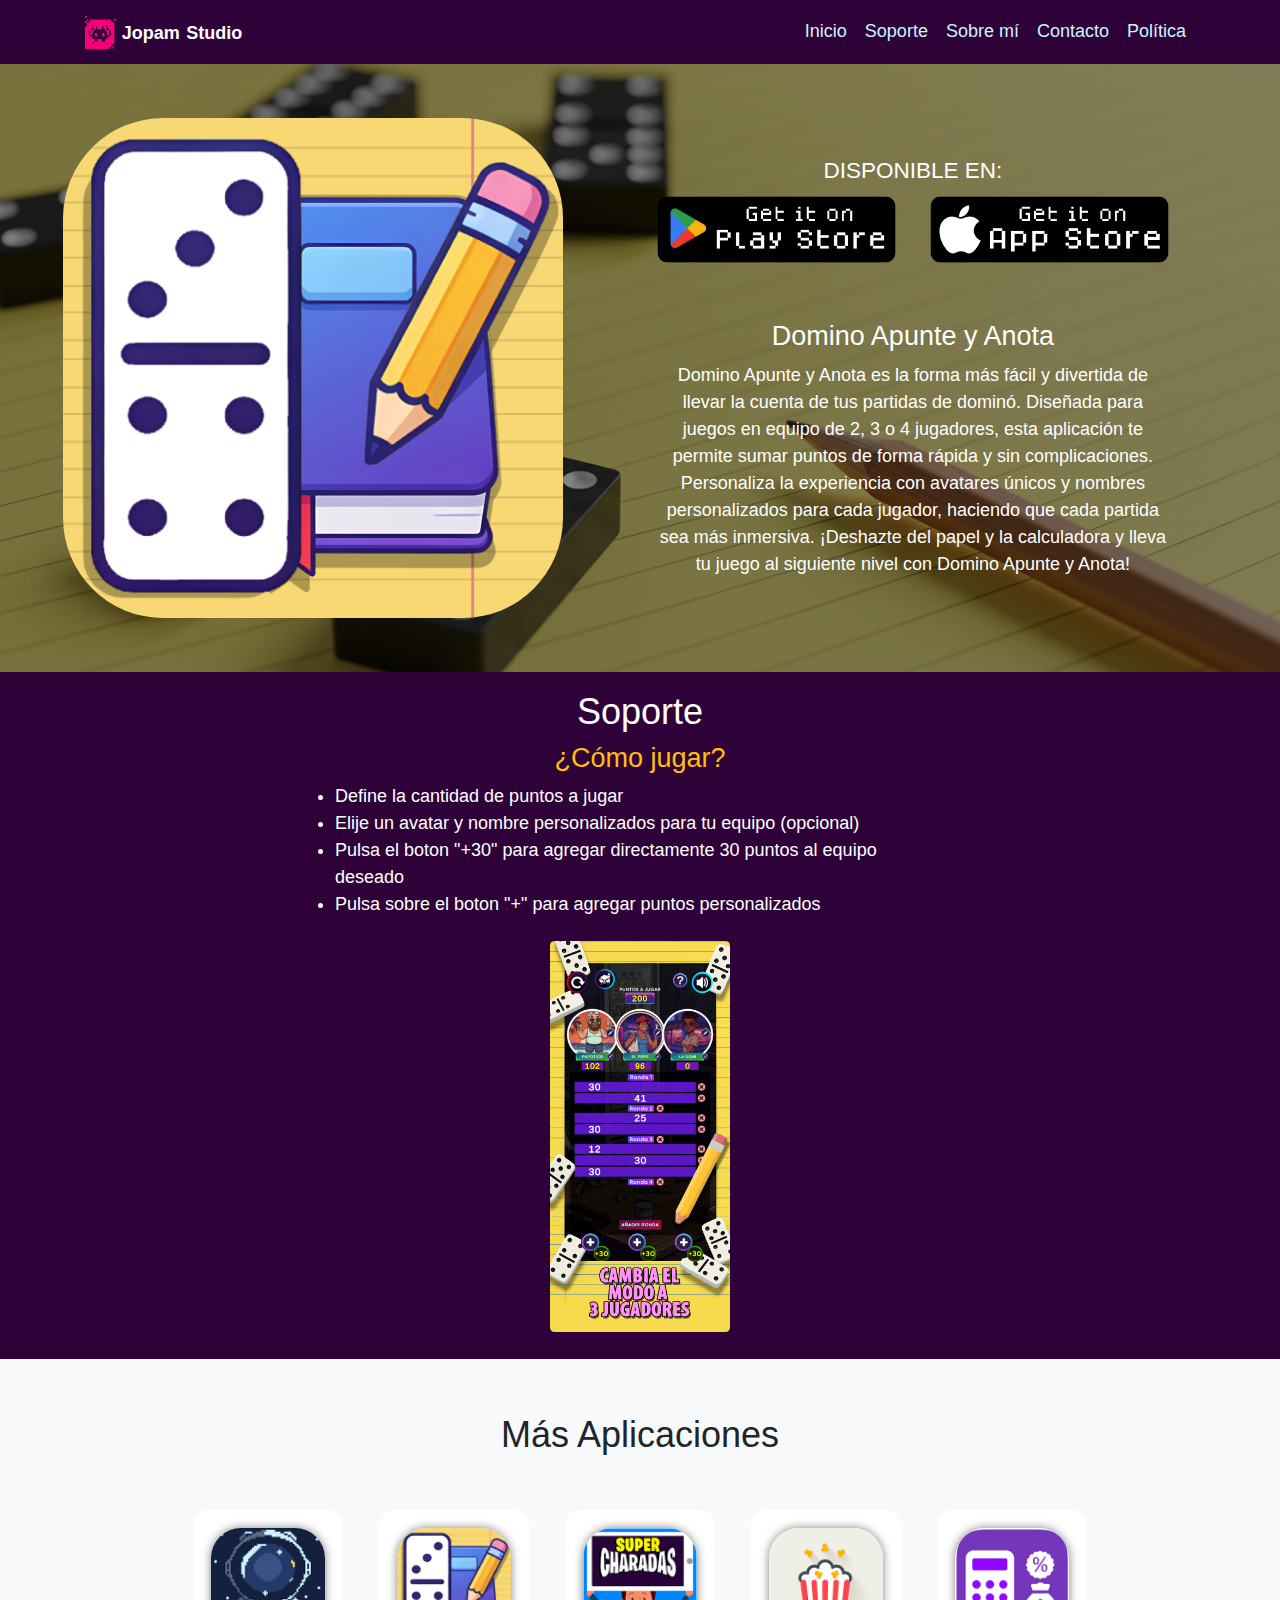
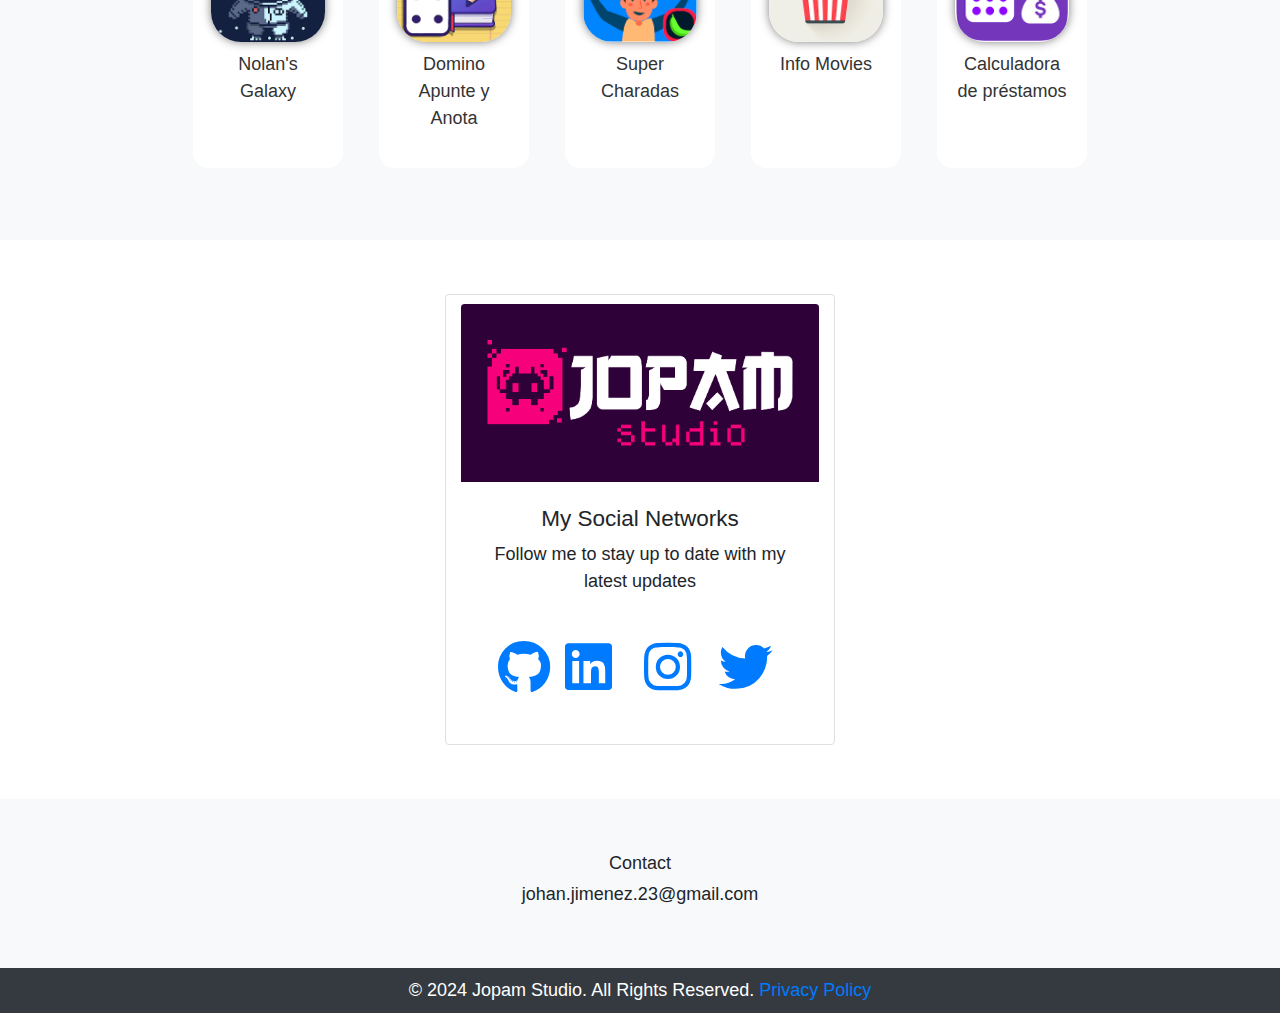
<file: index.html>
<!DOCTYPE html>
<html lang="es">
  <head>
    <meta charset="UTF-8" />
    <meta name="viewport" content="width=device-width, initial-scale=1.0" />
    <meta http-equiv="X-UA-Compatible" content="ie=edge" />

    <!-- Etiquetas para mostrar descripción cuando se comparte la página -->
    <!-- para que aparesca en linkedin -->
    <meta property="og:site_name" content="Domino Apunte y Anota App" />
    <meta property="og:title" content="Domino Apunte y Anota App" />
    <meta
      property="og:image"
      content="https://johanjimenex.github.io/Domino-Apunte-Y-Anota-Web/images/meta_image.jpg"
    />
    <meta
      name="description"
      content="Descarga Domino Apunte y Anota en tus dispositivo móvil o tablet, desde tu tienda de aplicaciones, disponible para Android y Iphone."
    />
    <meta
      property="og:description"
      content="Descarga Domino Apunte y Anota en tus dispositivo móvil o tablet, desde tu tienda de aplicaciones, disponible para Android y Iphone."
    />
    <meta
      property="og:url"
      content="https://johanjimenex.github.io/Domino-Apunte-Y-Anota-Web"
    />
    <meta property="og:type" content="website" />
    <meta property="og:updated_time" content="1440432930" />

    <link rel="icon" type="image/png" href="./images/favicon.png" />
    <title>Jopam Studio</title>

    <!-- FONT AWESOME CSS FOR ICON -->
    <link
      rel="stylesheet"
      href="https://cdnjs.cloudflare.com/ajax/libs/font-awesome/5.15.3/css/all.min.css"
    />
    <link rel="stylesheet" href="css/style.css" />
    <link rel="stylesheet" href="css/bootstrap.css" />

    <title>Domino Apunte y Anota</title>
  </head>

  <!-- Google tag (gtag.js) -->
  <script
    async
    src="https://www.googletagmanager.com/gtag/js?id=G-SDJTGJWL7X"
  ></script>
  <script>
    window.dataLayer = window.dataLayer || [];
    function gtag() {
      dataLayer.push(arguments);
    }
    gtag("js", new Date());

    gtag("config", "G-SDJTGJWL7X");
  </script>
  <body>
    <!-- NAVA BAR -->
    <nav class="navbar navbar-expand-lg bg-my-dark">
      <div class="container">
        <a class="navbar-brand" href="#">
          <img src="images/favicon.png" style="width: 1.7rem" />
          <span class="text-white"><strong>Jopam</strong></span>
          <span class="text-white"> <strong>Studio</strong></span>
        </a>

        <button
          class="navbar-toggler"
          type="button"
          data-toggle="collapse"
          data-target="#navbarNav"
          aria-controls="navbarNav"
          aria-expanded="false"
          aria-label="Toggle navigation"
        >
          <span class="navbar-toggler-icon"></span>
        </button>

        <div class="collapse navbar-collapse" id="navbarNav">
          <ul class="navbar-nav ml-auto">
            <li class="nav-item active">
              <a class="nav-link" href="#">Inicio</a>
            </li>
            <li class="nav-item">
              <a class="nav-link" href="#support">Soporte</a>
            </li>
            <li class="nav-item">
              <a class="nav-link" href="#about">Sobre mí</a>
            </li>
            <li class="nav-item">
              <a class="nav-link" href="#contact">Contacto</a>
            </li>
            <li class="nav-item">
              <a class="nav-link" href="pages/policy.html">Política</a>
            </li>
          </ul>
        </div>
      </div>
    </nav>

    <!-- HEADER -->
    <header class="background">
      <div class="cover">
        <div class="row d-flex justify-content-center py-5">
          <!-- LEFT -->
          <div class="col-md-5 text-center align-self-center">
            <img
              class="img-fluid app-icon"
              style="width: 500px"
              src="images/app_logo.png"
              alt="App Logo"
            />
          </div>
          <!-- RIGTH -->
          <section
            class="col-md-5 text-white text-center align-self-center mx-5"
          >
            <h5 class="mt-3">DISPONIBLE EN:</h5>

            <div class="row">
              <div class="col-6">
                <a
                  href="https://play.google.com/store/apps/details?id=com.JopamStudios.DominoApunteYAnota"
                >
                  <img
                    class="img-fluid cursor-pointer"
                    src="images/card_play_store.png"
                    alt="Play Store"
                  />
                </a>
              </div>
              <div class="col-6">
                <a href="https://apps.apple.com/app/id6742063485">
                  <img
                    class="img-fluid cursor-pointer"
                    src="images/card_app_store.png"
                    alt="Apple Store"
                  />
                </a>
              </div>
            </div>

            <br />
            <br />
            <h4>Domino Apunte y Anota</h4>
            <p>
              Domino Apunte y Anota es la forma más fácil y divertida de llevar
              la cuenta de tus partidas de dominó. Diseñada para juegos en
              equipo de 2, 3 o 4 jugadores, esta aplicación te permite sumar
              puntos de forma rápida y sin complicaciones. Personaliza la
              experiencia con avatares únicos y nombres personalizados para cada
              jugador, haciendo que cada partida sea más inmersiva. ¡Deshazte
              del papel y la calculadora y lleva tu juego al siguiente nivel con
              Domino Apunte y Anota!
            </p>
          </section>
        </div>
      </div>
    </header>

    <section id="support" class="container-fluid bg-my-dark p-0 m-0 row">
      <div class="col-sm-6 mx-auto">
        <h2 class="text-white text-center mt-3">Soporte</h2>

        <h4 class="text-warning text-center">¿Cómo jugar?</h4>

        <ul class="text-white">
          <li>Define la cantidad de puntos a jugar</li>
          <li>
            Elije un avatar y nombre personalizados para tu equipo (opcional)
          </li>
          <li>
            Pulsa el boton "+30" para agregar directamente 30 puntos al equipo
            deseado
          </li>
          <li>Pulsa sobre el boton "+" para agregar puntos personalizados</li>
        </ul>

        <div class="row justify-content-center">
          <div class="my-1 mb-4">
            <img
              class="rounded"
              style="width: 10rem"
              src="images/instructions.png"
              alt="How to play"
            />
          </div>
        </div>
      </div>
    </section>

    <!-- SECTION -->
    <section id="applications" class="container-fluid bg-light p-5">
      <div class="row">
        <div class="col-12 text-center mb-4">
          <h2>Más Aplicaciones</h2>
        </div>
        <div class="col-12 d-flex flex-wrap justify-content-center">
          <div class="app-box m-3">
            <img src="images/app5_icon.png" alt="App 5" class="app-icon" />
            <p>Nolan's Galaxy</p>
          </div>
          <div class="app-box m-3">
            <img src="images/app1_icon.png" alt="App 1" class="app-icon" />
            <p>Domino Apunte y Anota</p>
          </div>
          <div class="app-box m-3">
            <img src="images/app2_icon.png" alt="App 2" class="app-icon" />
            <p>Super Charadas</p>
          </div>
          <div class="app-box m-3">
            <img src="images/app3_icon.png" alt="App 3" class="app-icon" />
            <p>Info Movies</p>
          </div>
          <div class="app-box m-3">
            <img src="images/app4_icon.png" alt="App 4" class="app-icon" />
            <p>Calculadora de préstamos</p>
          </div>
        </div>
      </div>
    </section>

    <section id="about" class="row m-5">
      <div
        class="col-12 col-md-4 mx-auto pt-2 justify-content-center text-center card"
      >
        <div class="bg-my-dark card-header">
          <img
            class="img-fluid my-3"
            style="width: 20rem; margin: auto"
            src="images/jopam_studio_logo.png"
            alt="Jopam Studio"
          />
        </div>

        <div class="card-body">
          <!-- SECTION -->
          <h5 class="mx-auto">My Social Networks</h5>
          <p>Follow me to stay up to date with my latest updates</p>

          <section class="row p-4 row text-center">
            <div class="col-2 p-0 mx-auto">
              <a href="https://github.com/johanjimenex" target="_blank">
                <i class="fab fa-github fa-3x"></i>
              </a>
            </div>
            <div class="col-2 col-md-3 p-0 mx-auto">
              <a href="https://linkedin.com/in/johanjimenex" target="_blank">
                <i class="fab fa-linkedin fa-3x"></i>
              </a>
            </div>
            <div class="col-2 col-md-3 p-0 mx-auto">
              <a href="https://instagram.com/johanjimenex" target="_blank">
                <i class="fab fa-instagram fa-3x"></i>
              </a>
            </div>
            <div class="col-2 col-md-3 p-0 mx-auto">
              <a href="https://twitter.com/johanjimenex" target="_blank">
                <i class="fab fa-twitter fa-3x"></i>
              </a>
            </div>
          </section>
        </div>
      </div>
    </section>

    <article id="contact" class="bg-light py-5 text-center">
      <h6>Contact</h6>
    </article>

    <footer id="contact" class="bg-dark text-white text-center p-2">
      <p class="mb-0">
        © 2024 Jopam Studio. All Rights Reserved.
        <a href="/pages/policy.html">Privacy Policy</a>
      </p>
    </footer>

    <script src="javascript/app.js"></script>
  </body>
</html>
</file>
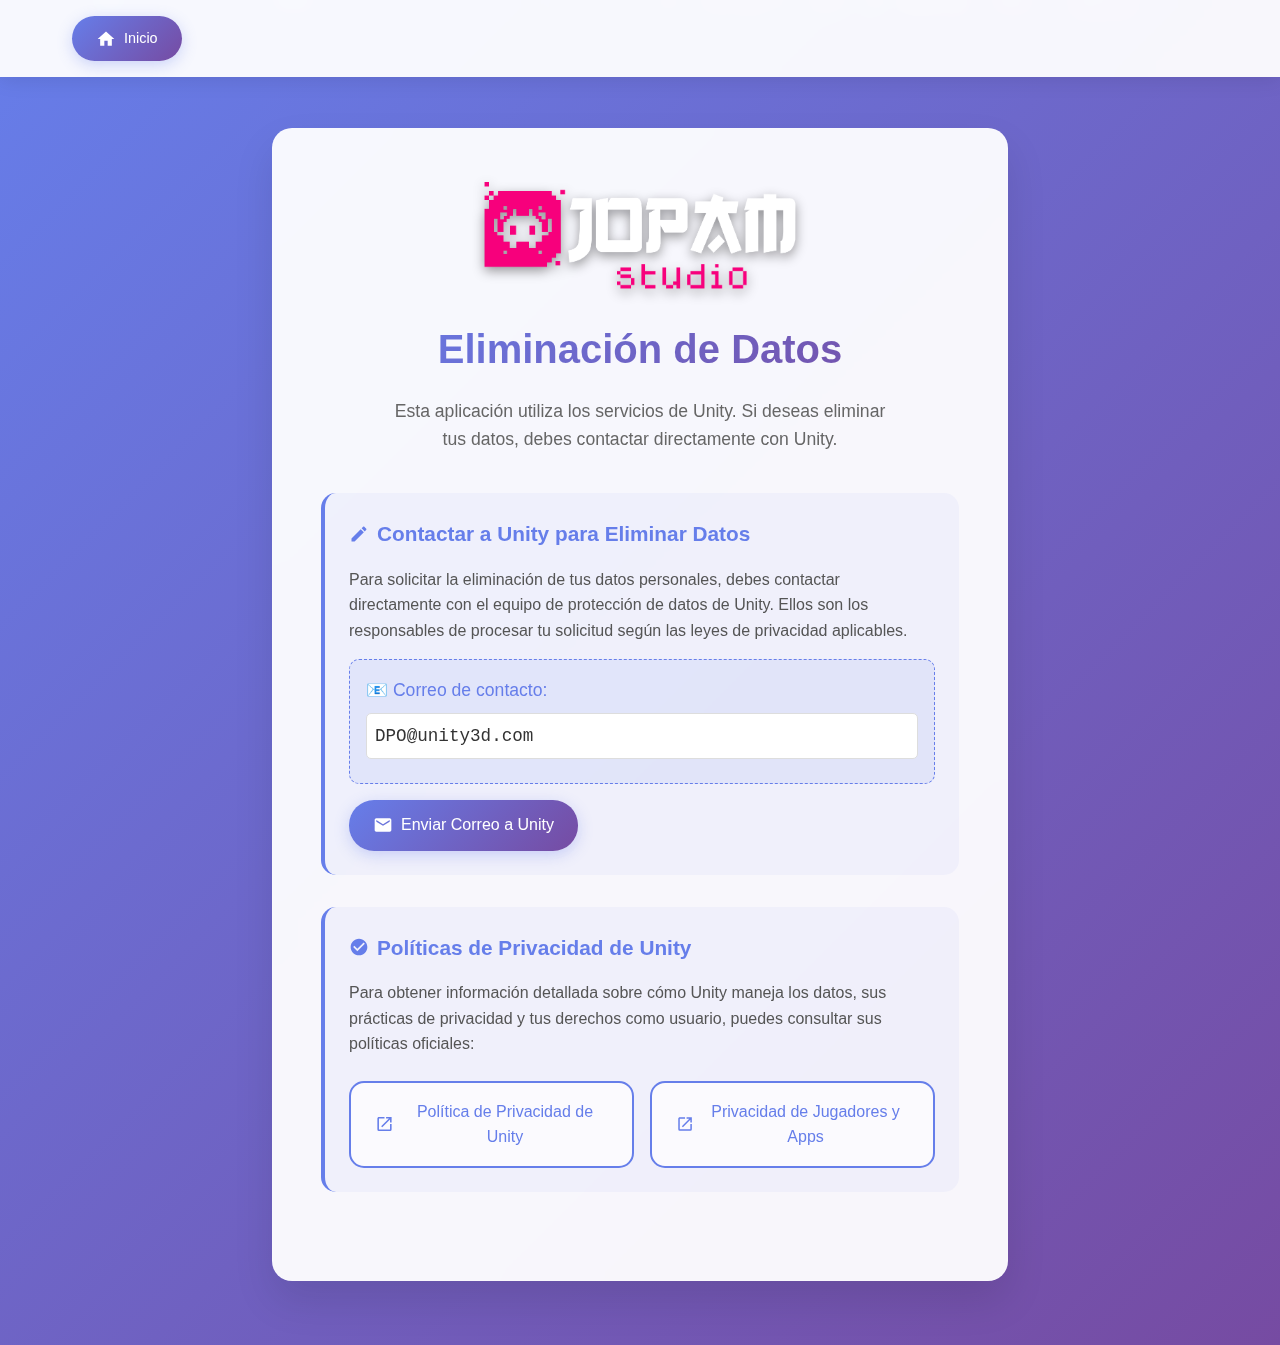
<file: pages/userdata/userdata.html>
<!DOCTYPE html>
<html lang="es">
  <head>
    <meta charset="UTF-8" />
    <meta name="viewport" content="width=device-width, initial-scale=1.0" />
    <title>Eliminación de Datos - Unity</title>
    <link rel="stylesheet" href="userdata.css" />
  </head>
  <body>
    <!-- Floating particles -->
    <div class="particles"></div>

    <!-- Navbar -->
    <nav class="navbar">
      <div class="nav-container">
        <a href="#" class="nav-button" onclick="goHome()">
          <svg class="icon" viewBox="0 0 24 24">
            <path d="M10 20v-6h4v6h5v-8h3L12 3 2 12h3v8z" />
          </svg>
          Inicio
        </a>
      </div>
    </nav>

    <!-- Main Content -->
    <div class="container">
      <div class="card">
        <div style="text-align: center; margin-bottom: 1rem">
          <img
            class="img-fluid my-3"
            style="
              width: 20rem;
              margin: auto;
              filter: drop-shadow(0 4px 6px rgba(0, 0, 0, 0.4));
            "
            src="../../images/jopam_studio_logo.png"
            alt="Jopam Studio"
          />
        </div>

        <div class="header">
          <h1>Eliminación de Datos</h1>
          <p>
            Esta aplicación utiliza los servicios de Unity. Si deseas eliminar
            tus datos, debes contactar directamente con Unity.
          </p>
        </div>

        <div class="content">
          <div class="section">
            <h2>
              <svg class="icon" viewBox="0 0 24 24">
                <path
                  d="M3 17.25V21h3.75L17.81 9.94l-3.75-3.75L3 17.25zM20.71 7.04c.39-.39.39-1.02 0-1.41l-2.34-2.34c-.39-.39-1.02-.39-1.41 0l-1.83 1.83 3.75 3.75 1.83-1.83z"
                />
              </svg>
              Contactar a Unity para Eliminar Datos
            </h2>
            <p>
              Para solicitar la eliminación de tus datos personales, debes
              contactar directamente con el equipo de protección de datos de
              Unity. Ellos son los responsables de procesar tu solicitud según
              las leyes de privacidad aplicables.
            </p>

            <div
              style="
                background: rgba(102, 126, 234, 0.1);
                padding: 1rem;
                border-radius: 10px;
                margin: 1rem 0;
                border: 1px dashed #667eea;
              "
            >
              <p
                style="
                  margin: 0;
                  font-weight: 500;
                  color: #667eea;
                  font-size: 1.1rem;
                "
              >
                📧 Correo de contacto:
              </p>
              <p
                style="
                  margin: 0.5rem 0;
                  font-family: monospace;
                  font-size: 1.1rem;
                  color: #333;
                  background: white;
                  padding: 0.5rem;
                  border-radius: 5px;
                  border: 1px solid #ddd;
                "
              >
                DPO@unity3d.com
              </p>
            </div>

            <a
              href="mailto:DPO@unity3d.com?subject=Solicitud de Eliminación de Datos&body=Hola, me gustaría solicitar la eliminación de mis datos personales. Por favor, procesen mi solicitud según el RGPD y las leyes de privacidad aplicables."
              class="email-link"
            >
              <svg class="icon" viewBox="0 0 24 24">
                <path
                  d="M20 4H4c-1.1 0-1.99.9-1.99 2L2 18c0 1.1.89 2 2 2h16c1.1 0 2-.9 2-2V6c0-1.1-.9-2-2-2zm0 4l-8 5-8-5V6l8 5 8-5v2z"
                />
              </svg>
              Enviar Correo a Unity
            </a>
          </div>

          <div class="section">
            <h2>
              <svg class="icon" viewBox="0 0 24 24">
                <path
                  d="M12 2C6.48 2 2 6.48 2 12s4.48 10 10 10 10-4.48 10-10S17.52 2 12 2zm-2 15l-5-5 1.41-1.41L10 14.17l7.59-7.59L19 8l-9 9z"
                />
              </svg>
              Políticas de Privacidad de Unity
            </h2>
            <p>
              Para obtener información detallada sobre cómo Unity maneja los
              datos, sus prácticas de privacidad y tus derechos como usuario,
              puedes consultar sus políticas oficiales:
            </p>

            <div class="links-section">
              <a
                href="https://unity.com/legal/privacy-policy"
                target="_blank"
                class="policy-link"
              >
                <svg class="icon" viewBox="0 0 24 24">
                  <path
                    d="M14,3V5H17.59L7.76,14.83L9.17,16.24L19,6.41V10H21V3M19,19H5V5H12V3H5C3.89,3 3,3.9 3,5V19A2,2 0 0,0 5,21H19A2,2 0 0,0 21,19V12H19V19Z"
                  />
                </svg>
                Política de Privacidad de Unity
              </a>

              <a
                href="https://unity.com/legal/game-player-and-app-user-privacy-policy#_Contact_Us"
                target="_blank"
                class="policy-link"
              >
                <svg class="icon" viewBox="0 0 24 24">
                  <path
                    d="M14,3V5H17.59L7.76,14.83L9.17,16.24L19,6.41V10H21V3M19,19H5V5H12V3H5C3.89,3 3,3.9 3,5V19A2,2 0 0,0 5,21H19A2,2 0 0,0 21,19V12H19V19Z"
                  />
                </svg>
                Privacidad de Jugadores y Apps
              </a>
            </div>
          </div>
        </div>
      </div>
    </div>

    <script src="userdata.js"></script>
  </body>
</html>
</file>
<file: css/style.css>
* {
  margin: 0;
  padding: 0;
  box-sizing: border-box;
  font-size: 18px;
}

body {
  font-family: "DogicaPixel", sans-serif !important ;
  font-size: 0.7rem !important;
}

* {
  scroll-behavior: smooth;
}

.background {
  background-image: url(../images/background.jpg);
  background-size: cover;
  width: 100%;
  height: 100%;
}

.cover {
  background: #00000068;
  height: 100%;
}

.bg-my-dark {
  background-color: #2f0139 !important;
}

.navbar-nav .nav-item .nav-link {
  color: #cbf4ff !important;
}

.app-icon {
  /* background-color: #000; */
  max-width: 100%;
  height: auto;
  border-radius: 5.56rem; /* Ajusta el valor según el nivel de redondez que desees */
  box-shadow: inset 0 0 50px rgba(0, 0, 0, 0.5);
}

.cursor-pointer {
  cursor: pointer;
}

.cursor-pointer:hover {
  opacity: 0.8;
}

#applications {
  background-color: #f8f9fa;
  padding: 2rem 0;
}

.app-box {
  background-color: #ffffff;
  border-radius: 15px;
  /* box-shadow: inset 0 0 10px rgba(0, 0, 0, 0.1); */
  padding: 1rem;
  text-align: center;
  width: 150px;
}

.app-box .app-icon {
  border-radius: 30px;
  width: 100%;
  height: auto;
  box-shadow: 0 0 10px rgba(0, 0, 0, 0.5);
}

.app-box p {
  margin-top: 0.5rem;
  font-size: 1rem;
  color: #333;
}
</file>
<file: pages/userdata/userdata.css>
* {
  margin: 0;
  padding: 0;
  box-sizing: border-box;
}

body {
  font-family: "Segoe UI", Tahoma, Geneva, Verdana, sans-serif;
  line-height: 1.6;
  color: #333;
  background: linear-gradient(135deg, #667eea 0%, #764ba2 100%);
  min-height: 100vh;
}

/* Navbar */
.navbar {
  background: rgba(255, 255, 255, 0.95);
  backdrop-filter: blur(10px);
  box-shadow: 0 2px 20px rgba(0, 0, 0, 0.1);
  position: fixed;
  top: 0;
  left: 0;
  right: 0;
  z-index: 1000;
  padding: 1rem 0;
  transition: all 0.3s ease;
}

.nav-container {
  max-width: 1200px;
  margin: 0 auto;
  display: flex;
  justify-content: flex-start;
  align-items: center;
  padding: 0 2rem;
  gap: 2rem;
}

.logo {
  font-size: 1.5rem;
  font-weight: bold;
  color: #667eea;
  text-decoration: none;
  transition: color 0.3s ease;
}

.logo:hover {
  color: #764ba2;
}

.nav-button {
  background: linear-gradient(135deg, #667eea, #764ba2);
  color: white;
  border: none;
  padding: 0.7rem 1.5rem;
  border-radius: 25px;
  cursor: pointer;
  font-size: 0.9rem;
  font-weight: 500;
  text-decoration: none;
  display: inline-flex;
  align-items: center;
  gap: 0.5rem;
  transition: all 0.3s ease;
  box-shadow: 0 4px 15px rgba(102, 126, 234, 0.3);
}

.nav-button:hover {
  transform: translateY(-2px);
  box-shadow: 0 6px 20px rgba(102, 126, 234, 0.4);
}

/* Main Content */
.container {
  max-width: 800px;
  margin: 0 auto;
  padding: 8rem 2rem 4rem;
  animation: fadeInUp 0.8s ease-out;
}

@keyframes fadeInUp {
  from {
    opacity: 0;
    transform: translateY(30px);
  }
  to {
    opacity: 1;
    transform: translateY(0);
  }
}

.card {
  background: rgba(255, 255, 255, 0.95);
  backdrop-filter: blur(10px);
  border-radius: 20px;
  padding: 3rem;
  box-shadow: 0 20px 40px rgba(0, 0, 0, 0.1);
  border: 1px solid rgba(255, 255, 255, 0.2);
  transition: transform 0.3s ease, box-shadow 0.3s ease;
}

.card:hover {
  transform: translateY(-5px);
  box-shadow: 0 30px 60px rgba(0, 0, 0, 0.15);
}

.header {
  text-align: center;
  margin-bottom: 2.5rem;
}

.header h1 {
  font-size: 2.5rem;
  font-weight: 700;
  background: linear-gradient(135deg, #667eea, #764ba2);
  -webkit-background-clip: text;
  -webkit-text-fill-color: transparent;
  background-clip: text;
  margin-bottom: 1rem;
}

.header p {
  font-size: 1.1rem;
  color: #666;
  max-width: 500px;
  margin: 0 auto;
}

.content {
  margin-bottom: 2.5rem;
}

.section {
  margin-bottom: 2rem;
  padding: 1.5rem;
  background: rgba(102, 126, 234, 0.05);
  border-radius: 15px;
  border-left: 4px solid #667eea;
  transition: all 0.3s ease;
}

.section:hover {
  background: rgba(102, 126, 234, 0.08);
  transform: translateX(5px);
}

.section h2 {
  color: #667eea;
  font-size: 1.3rem;
  margin-bottom: 1rem;
  display: flex;
  align-items: center;
  gap: 0.5rem;
}

.section p {
  color: #555;
  margin-bottom: 1rem;
}

.email-link {
  background: linear-gradient(135deg, #667eea, #764ba2);
  color: white;
  text-decoration: none;
  padding: 0.8rem 1.5rem;
  border-radius: 25px;
  display: inline-flex;
  align-items: center;
  gap: 0.5rem;
  font-weight: 500;
  transition: all 0.3s ease;
  box-shadow: 0 4px 15px rgba(102, 126, 234, 0.3);
}

.email-link:hover {
  transform: translateY(-2px);
  box-shadow: 0 6px 20px rgba(102, 126, 234, 0.4);
}

.links-section {
  display: grid;
  grid-template-columns: repeat(auto-fit, minmax(250px, 1fr));
  gap: 1rem;
  margin-top: 1.5rem;
}

.policy-link {
  background: rgba(255, 255, 255, 0.7);
  border: 2px solid #667eea;
  color: #667eea;
  text-decoration: none;
  padding: 1rem 1.5rem;
  border-radius: 15px;
  display: flex;
  align-items: center;
  gap: 0.5rem;
  font-weight: 500;
  transition: all 0.3s ease;
  text-align: center;
  justify-content: center;
}

.policy-link:hover {
  background: #667eea;
  color: white;
  transform: translateY(-2px);
  box-shadow: 0 6px 20px rgba(102, 126, 234, 0.3);
}

/* Icons */
.icon {
  width: 20px;
  height: 20px;
  fill: currentColor;
}

/* Responsive */
@media (max-width: 768px) {
  .nav-container {
    padding: 0 1rem;
  }

  .container {
    padding: 6rem 1rem 2rem;
  }

  .card {
    padding: 2rem 1.5rem;
  }

  .header h1 {
    font-size: 2rem;
  }

  .links-section {
    grid-template-columns: 1fr;
  }
}

@media (max-width: 480px) {
  .header h1 {
    font-size: 1.7rem;
  }

  .nav-button {
    padding: 0.6rem 1.2rem;
    font-size: 0.8rem;
  }
}

/* Floating particles animation */
.particles {
  position: fixed;
  top: 0;
  left: 0;
  width: 100%;
  height: 100%;
  pointer-events: none;
  z-index: -1;
}

.particle {
  position: absolute;
  width: 4px;
  height: 4px;
  background: rgba(255, 255, 255, 0.5);
  border-radius: 50%;
  animation: float 6s infinite linear;
}

@keyframes float {
  0% {
    transform: translateY(100vh) rotate(0deg);
    opacity: 0;
  }
  10% {
    opacity: 1;
  }
  90% {
    opacity: 1;
  }
  100% {
    transform: translateY(-100vh) rotate(360deg);
    opacity: 0;
  }
}
</file>
